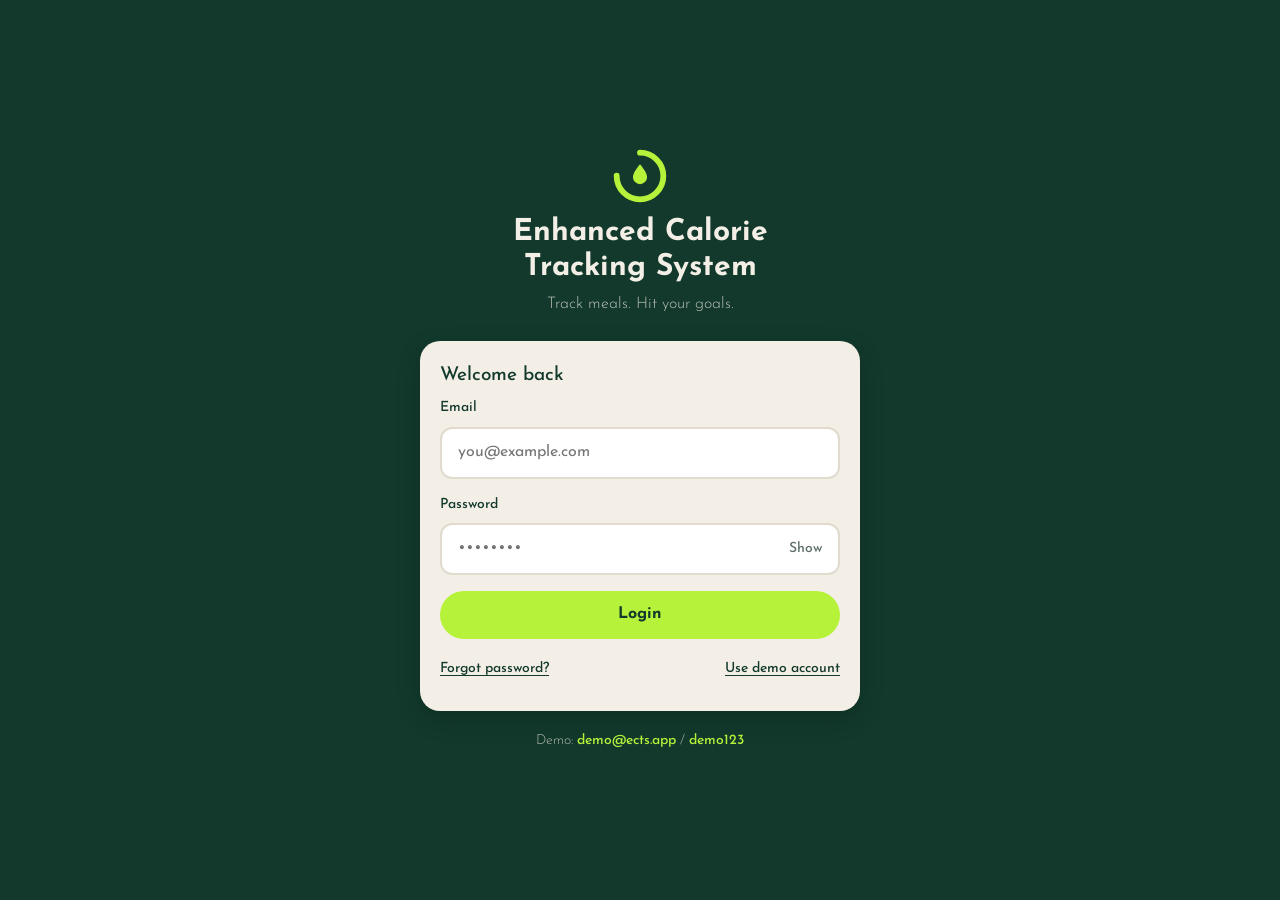
<file: src/index.html>
<!DOCTYPE html>
<!--
  Enhanced Calorie Tracking System (ECTS)
  SWE 401 — Phase 5 Implementation Prototype

  Single-page application. All screens live in this file as <section>
  elements; app.js renders their dynamic content and switches between
  them using hash-based routing (#/login, #/dashboard, #/search,
  #/food/<id>, #/history, #/profile).
-->
<html lang="en">
<head>
  <meta charset="UTF-8">
  <meta name="viewport" content="width=device-width, initial-scale=1, viewport-fit=cover">
  <meta name="theme-color" content="#12392C">
  <meta name="description" content="Enhanced Calorie Tracking System — log meals, search foods and track daily calorie goals.">
  <title>Enhanced Calorie Tracking System</title>

  <!-- Typography: Josefin Sans (Light 300, Regular 400, Medium 500, Bold 700).
       If offline, the CSS falls back to the system sans-serif stack. -->
  <link rel="preconnect" href="https://fonts.googleapis.com">
  <link rel="preconnect" href="https://fonts.gstatic.com" crossorigin>
  <link href="https://fonts.googleapis.com/css2?family=Josefin+Sans:wght@300;400;500;600;700&display=swap" rel="stylesheet">

  <link rel="stylesheet" href="styles.css">
</head>
<body>
  <div class="app" id="app">

    <!-- ============================================================
         SCREEN 1 — LOGIN
         ============================================================ -->
    <section class="screen screen--login" id="screen-login" data-screen="login" hidden>
      <div class="login">
        <div class="login__brand">
          <div class="logo" aria-hidden="true">
            <svg viewBox="0 0 48 48" width="56" height="56">
              <circle cx="24" cy="24" r="20" fill="none" stroke="currentColor" stroke-width="5" stroke-dasharray="94 126" stroke-linecap="round" transform="rotate(-90 24 24)"/>
              <path d="M24 14c-4 5-6 8-6 11a6 6 0 0 0 12 0c0-3-2-6-6-11z" fill="currentColor"/>
            </svg>
          </div>
          <h1 class="login__title">Enhanced Calorie<br>Tracking System</h1>
          <p class="login__subtitle">Track meals. Hit your goals.</p>
        </div>

        <form class="card login__card" id="login-form" novalidate>
          <h2 class="section-title">Welcome back</h2>

          <div class="field">
            <label class="field__label" for="login-email">Email</label>
            <input class="input" id="login-email" name="email" type="email" autocomplete="email" placeholder="you@example.com" required>
          </div>

          <div class="field">
            <label class="field__label" for="login-password">Password</label>
            <div class="input-wrap">
              <input class="input" id="login-password" name="password" type="password" autocomplete="current-password" placeholder="••••••••" required>
              <button type="button" class="input-wrap__toggle" data-action="toggle-password" aria-label="Show password">Show</button>
            </div>
          </div>

          <p class="form-error" id="login-error" role="alert" hidden></p>

          <button type="submit" class="btn btn--primary btn--block" id="login-submit">Login</button>

          <div class="login__links">
            <button type="button" class="link" data-action="open-forgot">Forgot password?</button>
            <button type="button" class="link" data-action="fill-demo">Use demo account</button>
          </div>
        </form>

        <p class="login__hint">Demo: <strong>demo@ects.app</strong> / <strong>demo123</strong></p>
      </div>
    </section>

    <!-- Main application shell (visible only when logged in) -->
    <main class="app-main" id="app-main" hidden>

      <!-- ============================================================
           SCREEN 2 — DASHBOARD
           ============================================================ -->
      <section class="screen" id="screen-dashboard" data-screen="dashboard" hidden aria-labelledby="dashboard-title"></section>

      <!-- ============================================================
           SCREEN 3 — SEARCH FOOD
           ============================================================ -->
      <section class="screen" id="screen-search" data-screen="search" hidden aria-labelledby="search-title">
        <header class="page-header">
          <h1 class="page-title" id="search-title">Search Food</h1>
          <p class="page-subtitle">Find a food and add it to your meals</p>
        </header>

        <form class="search-bar" id="search-form" role="search">
          <label for="search-input" class="visually-hidden">Search foods</label>
          <span class="search-bar__icon" aria-hidden="true">
            <svg viewBox="0 0 24 24" width="20" height="20"><circle cx="11" cy="11" r="7" fill="none" stroke="currentColor" stroke-width="2"/><path d="M20 20l-4-4" stroke="currentColor" stroke-width="2" stroke-linecap="round"/></svg>
          </span>
          <input class="search-bar__input" id="search-input" type="search" placeholder="e.g. chicken, rice, apple" autocomplete="off">
          <button class="btn btn--primary search-bar__btn" type="submit" id="search-submit">Search</button>
        </form>

        <div class="chips" id="search-categories" role="tablist" aria-label="Food categories"></div>
        <p class="results-meta" id="search-meta" aria-live="polite"></p>
        <ul class="food-list" id="search-results"></ul>
      </section>

      <!-- ============================================================
           SCREEN 4 — FOOD DETAILS
           ============================================================ -->
      <section class="screen" id="screen-food" data-screen="food" hidden></section>

      <!-- ============================================================
           SCREEN 5 — NUTRITION HISTORY
           ============================================================ -->
      <section class="screen" id="screen-history" data-screen="history" hidden aria-labelledby="history-title"></section>

      <!-- ============================================================
           SCREEN 6 — USER PROFILE
           ============================================================ -->
      <section class="screen" id="screen-profile" data-screen="profile" hidden aria-labelledby="profile-title"></section>

      <!-- ============================================================
           SCREEN 7 — SCAN FOOD (simulated image recognition)
           ============================================================ -->
      <section class="screen" id="screen-scan" data-screen="scan" hidden aria-labelledby="scan-title">
        <header class="page-header">
          <h1 class="page-title" id="scan-title">Scan Food</h1>
          <p class="page-subtitle">Upload a photo of your plate to estimate calories and macros</p>
        </header>
        <!-- Hidden native file picker, opened by the "Upload Food Image" button.
             On phones it offers both "Take Photo" and "Photo Library". -->
        <input type="file" id="scan-file" accept="image/*" hidden>
        <!-- Dynamic content rendered by ScanView in app.js -->
        <div id="scan-content"></div>
      </section>
    </main>

    <!-- ============================================================
         BOTTOM NAVIGATION (consistent across all logged-in screens)
         ============================================================ -->
    <nav class="bottom-nav" id="bottom-nav" aria-label="Main navigation" hidden>
      <a href="#/dashboard" class="bottom-nav__item" data-nav="dashboard" aria-label="Dashboard">
        <svg viewBox="0 0 24 24" width="24" height="24" aria-hidden="true"><path d="M3 11l9-7 9 7v9a1 1 0 0 1-1 1h-5v-6H9v6H4a1 1 0 0 1-1-1z" fill="none" stroke="currentColor" stroke-width="2" stroke-linejoin="round"/></svg>
        <span>Home</span>
      </a>
      <a href="#/search" class="bottom-nav__item" data-nav="search" aria-label="Search food">
        <svg viewBox="0 0 24 24" width="24" height="24" aria-hidden="true"><circle cx="11" cy="11" r="7" fill="none" stroke="currentColor" stroke-width="2"/><path d="M20 20l-4-4" stroke="currentColor" stroke-width="2" stroke-linecap="round"/></svg>
        <span>Search</span>
      </a>
      <!-- Scan Food: primary meal-logging action (centre button) -->
      <a href="#/scan" class="bottom-nav__item bottom-nav__item--add" data-nav="scan" aria-label="Scan food">
        <span class="bottom-nav__add">
          <svg viewBox="0 0 24 24" width="26" height="26" aria-hidden="true">
            <path d="M4 8V6a2 2 0 0 1 2-2h2M16 4h2a2 2 0 0 1 2 2v2M20 16v2a2 2 0 0 1-2 2h-2M8 20H6a2 2 0 0 1-2-2v-2" fill="none" stroke="currentColor" stroke-width="2.2" stroke-linecap="round"/>
            <circle cx="12" cy="12" r="3.5" fill="none" stroke="currentColor" stroke-width="2.2"/>
          </svg>
        </span>
        <span class="bottom-nav__add-label">Scan</span>
      </a>
      <a href="#/history" class="bottom-nav__item" data-nav="history" aria-label="Nutrition history">
        <svg viewBox="0 0 24 24" width="24" height="24" aria-hidden="true"><path d="M4 20V10M10 20V4M16 20v-7M22 20H2" fill="none" stroke="currentColor" stroke-width="2" stroke-linecap="round"/></svg>
        <span>History</span>
      </a>
      <a href="#/profile" class="bottom-nav__item" data-nav="profile" aria-label="Profile">
        <svg viewBox="0 0 24 24" width="24" height="24" aria-hidden="true"><circle cx="12" cy="8" r="4" fill="none" stroke="currentColor" stroke-width="2"/><path d="M4 21c0-4 4-6 8-6s8 2 8 6" fill="none" stroke="currentColor" stroke-width="2" stroke-linecap="round"/></svg>
        <span>Profile</span>
      </a>
    </nav>

    <!-- Forgot-password modal (simulated reset flow) -->
    <div class="modal" id="forgot-modal" role="dialog" aria-modal="true" aria-labelledby="forgot-title" hidden>
      <div class="modal__backdrop" data-action="close-forgot"></div>
      <form class="modal__panel card" id="forgot-form" novalidate>
        <h2 class="section-title" id="forgot-title">Reset password</h2>
        <p class="muted">Enter your account email and we'll send you a reset link.</p>
        <div class="field">
          <label class="field__label" for="forgot-email">Email</label>
          <input class="input" id="forgot-email" type="email" placeholder="you@example.com" required>
        </div>
        <p class="form-error" id="forgot-error" role="alert" hidden></p>
        <p class="form-success" id="forgot-success" role="status" hidden></p>
        <div class="modal__actions">
          <button type="button" class="btn btn--ghost" data-action="close-forgot">Cancel</button>
          <button type="submit" class="btn btn--primary">Send link</button>
        </div>
      </form>
    </div>

    <!-- Toast notifications -->
    <div class="toast" id="toast" role="status" aria-live="polite" hidden></div>
  </div>

  <script src="app.js"></script>
</body>
</html>
</file>
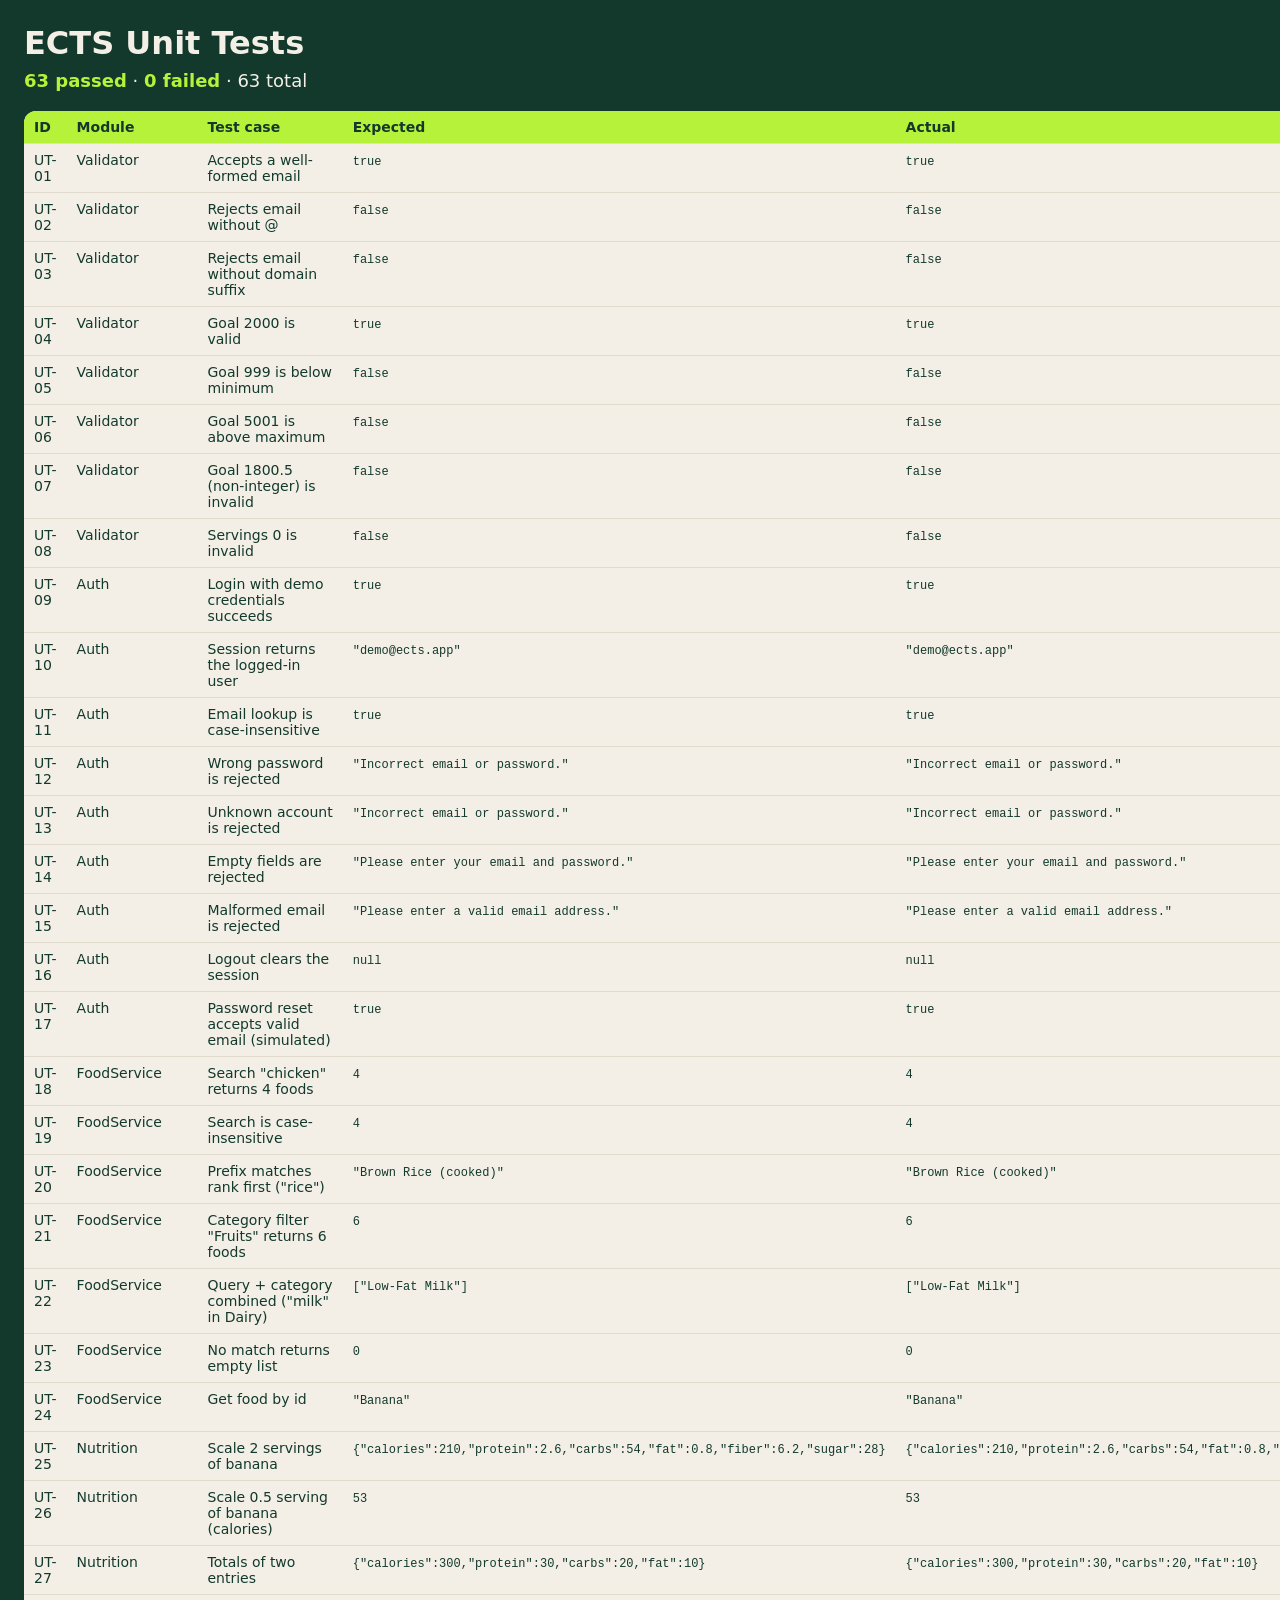
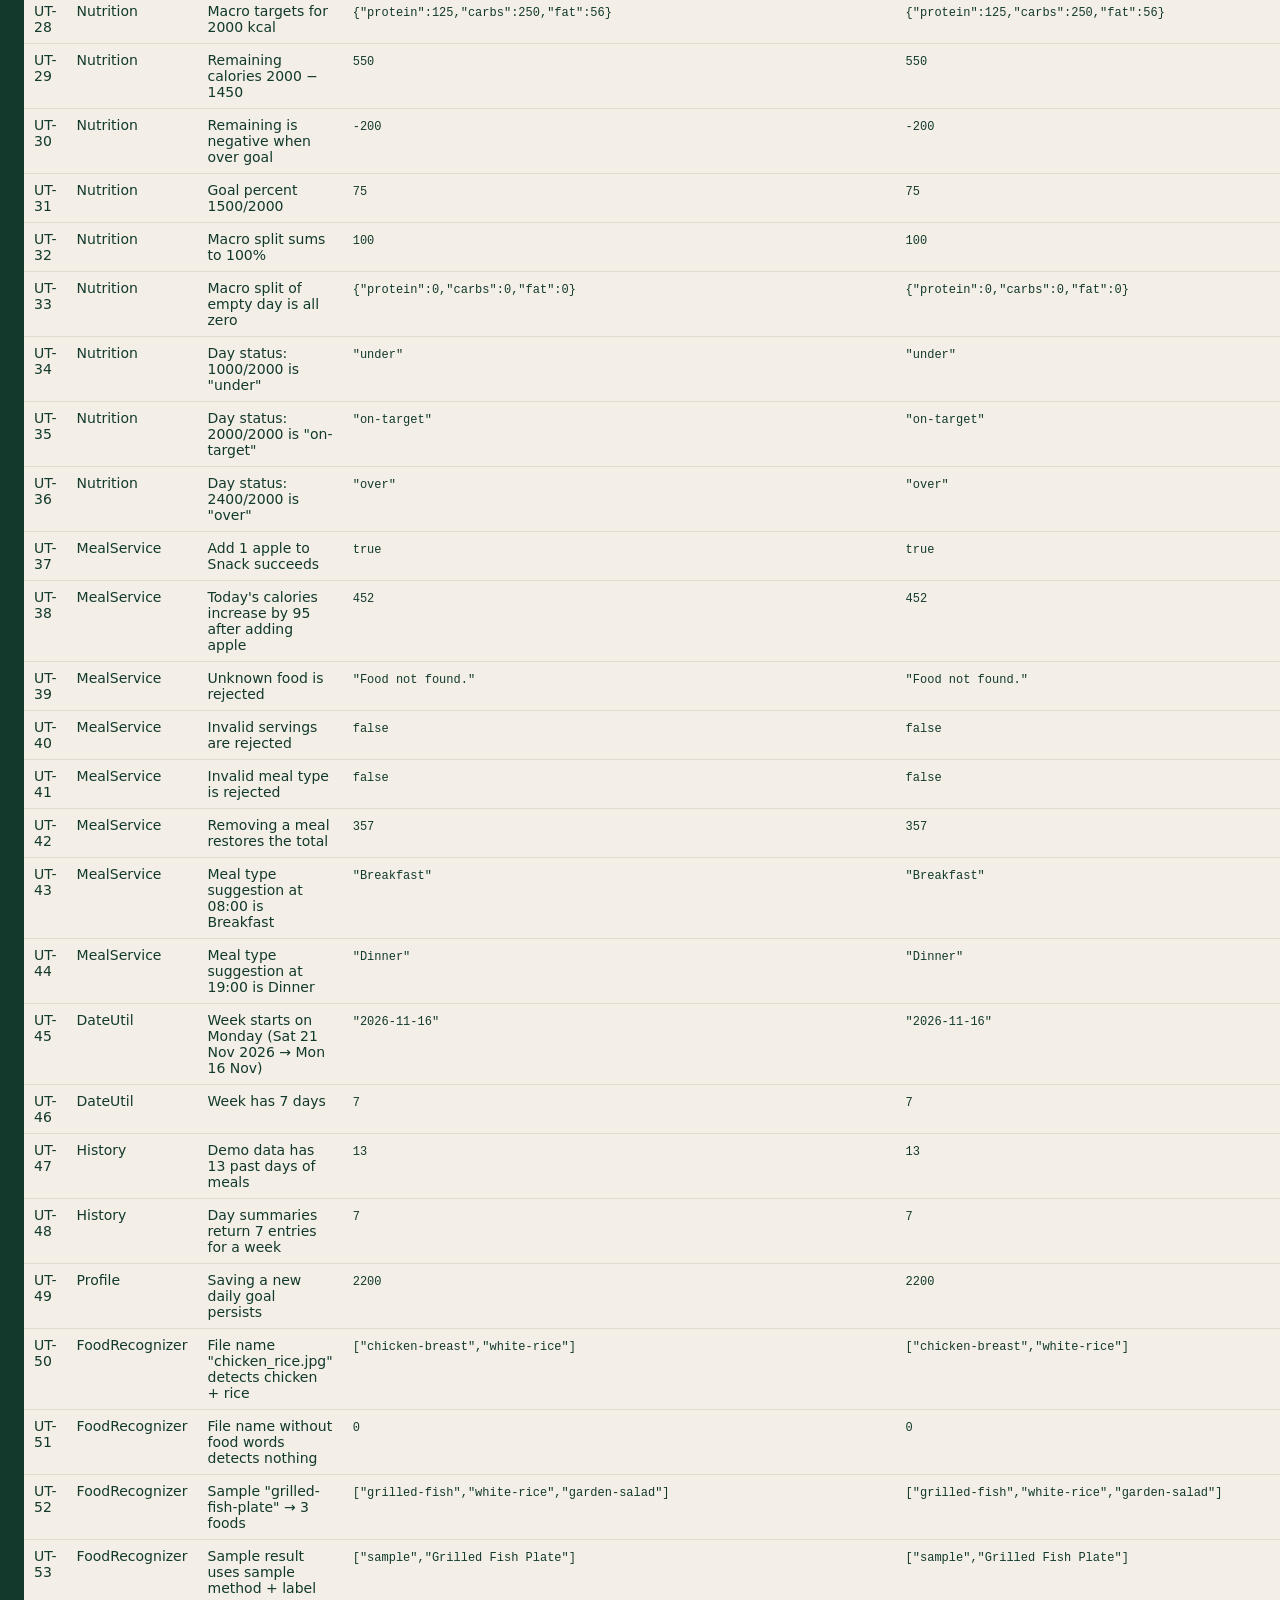
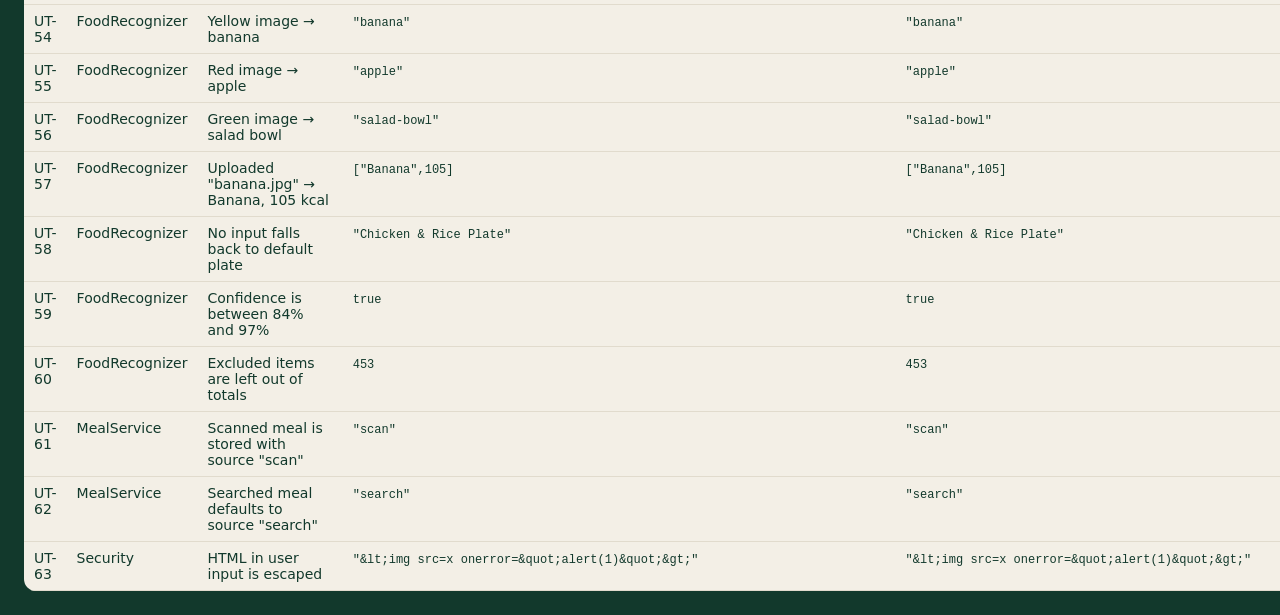
<file: tests/test-runner.html>
<!DOCTYPE html>
<!--
  ECTS — Automated unit test runner
  Open this file in a browser (or serve the project folder) to run the
  test suite against the business logic in ../app.js.
  Tests use a separate storage prefix so they never touch real app data.
-->
<html lang="en">
<head>
  <meta charset="UTF-8">
  <meta name="viewport" content="width=device-width, initial-scale=1">
  <title>ECTS · Unit Tests</title>
  <style>
    body { font-family: system-ui, sans-serif; background: #12392C; color: #F3EFE6; margin: 0; padding: 24px; }
    h1 { margin: 0 0 4px; }
    .summary { margin: 8px 0 20px; font-size: 18px; }
    .summary b.pass { color: #B6F23A; } .summary b.fail { color: #ff8a7a; }
    table { width: 100%; border-collapse: collapse; background: #F3EFE6; color: #12392C; border-radius: 12px; overflow: hidden; font-size: 14px; }
    th, td { padding: 8px 10px; text-align: left; border-bottom: 1px solid #e1dbcd; vertical-align: top; }
    th { background: #B6F23A; }
    td.pass { color: #2c7a14; font-weight: 700; } td.fail { color: #b3261e; font-weight: 700; }
    code { font-size: 12px; }
  </style>
  <script>window.ECTS_STORAGE_PREFIX = 'ects.test.';</script>
   <script src="../src/app.js"></script>
</head>
<body>
  <h1>ECTS Unit Tests</h1>
  <p class="summary" id="summary">Running…</p>
  <table>
    <thead><tr><th>ID</th><th>Module</th><th>Test case</th><th>Expected</th><th>Actual</th><th>Result</th></tr></thead>
    <tbody id="results"></tbody>
  </table>

  <script>
    (function () {
      'use strict';
      const { Validator, Auth, Storage, FoodService, Nutrition, MealService, MealRepository,
              UserRepository, DateUtil, seedDemoData, escapeHtml, CONFIG, FoodRecognizer } = window.ECTS;

      const results = [];
      let counter = 0;

      /** Register and run a test. `fn` returns the actual value. */
      function test(module, name, expected, fn) {
        counter += 1;
        const id = `UT-${String(counter).padStart(2, '0')}`;
        let actual;
        try { actual = fn(); } catch (e) { actual = `Error: ${e.message}`; }
        const pass = JSON.stringify(actual) === JSON.stringify(expected);
        results.push({ id, module, name, expected, actual, pass });
      }

      // Fresh, isolated data for every run
      Storage.clearAll();
      seedDemoData();
      const demo = UserRepository.findByEmail(CONFIG.DEMO_ACCOUNT.email);

      /* ---- Validation ---- */
      test('Validator', 'Accepts a well-formed email', true, () => Validator.isEmail('user@uni.ac.ae'));
      test('Validator', 'Rejects email without @', false, () => Validator.isEmail('user.uni.ac.ae'));
      test('Validator', 'Rejects email without domain suffix', false, () => Validator.isEmail('user@uni'));
      test('Validator', 'Goal 2000 is valid', true, () => Validator.isValidGoal(2000));
      test('Validator', 'Goal 999 is below minimum', false, () => Validator.isValidGoal(999));
      test('Validator', 'Goal 5001 is above maximum', false, () => Validator.isValidGoal(5001));
      test('Validator', 'Goal 1800.5 (non-integer) is invalid', false, () => Validator.isValidGoal(1800.5));
      test('Validator', 'Servings 0 is invalid', false, () => Validator.isValidServings(0));

      /* ---- Authentication ---- */
      test('Auth', 'Login with demo credentials succeeds', true, () => Auth.login('demo@ects.app', 'demo123').ok);
      test('Auth', 'Session returns the logged-in user', 'demo@ects.app', () => Auth.currentUser().email);
      test('Auth', 'Email lookup is case-insensitive', true, () => Auth.login('DEMO@ects.app', 'demo123').ok);
      test('Auth', 'Wrong password is rejected', 'Incorrect email or password.', () => Auth.login('demo@ects.app', 'wrong').error);
      test('Auth', 'Unknown account is rejected', 'Incorrect email or password.', () => Auth.login('nobody@ects.app', 'demo123').error);
      test('Auth', 'Empty fields are rejected', 'Please enter your email and password.', () => Auth.login('', '').error);
      test('Auth', 'Malformed email is rejected', 'Please enter a valid email address.', () => Auth.login('demo', 'demo123').error);
      test('Auth', 'Logout clears the session', null, () => { Auth.logout(); return Auth.currentUser(); });
      test('Auth', 'Password reset accepts valid email (simulated)', true, () => Auth.requestPasswordReset('demo@ects.app').ok);

      /* ---- Food search ---- */
      test('FoodService', 'Search "chicken" returns 4 foods', 4, () => FoodService.search('chicken').length);
      test('FoodService', 'Search is case-insensitive', 4, () => FoodService.search('CHICKEN').length);
      test('FoodService', 'Prefix matches rank first ("rice")', 'Brown Rice (cooked)', () => FoodService.search('rice')[0].name);
      test('FoodService', 'Category filter "Fruits" returns 6 foods', 6, () => FoodService.search('', 'Fruits').length);
      test('FoodService', 'Query + category combined ("milk" in Dairy)', ['Low-Fat Milk'], () => FoodService.search('milk', 'Dairy').map(f => f.name));
      test('FoodService', 'No match returns empty list', 0, () => FoodService.search('xyz123').length);
      test('FoodService', 'Get food by id', 'Banana', () => FoodService.getById('banana').name);

      /* ---- Nutrition calculations ---- */
      const banana = FoodService.getById('banana');
      test('Nutrition', 'Scale 2 servings of banana', { calories: 210, protein: 2.6, carbs: 54, fat: 0.8, fiber: 6.2, sugar: 28 }, () => Nutrition.scale(banana, 2));
      test('Nutrition', 'Scale 0.5 serving of banana (calories)', 53, () => Nutrition.scale(banana, 0.5).calories);
      test('Nutrition', 'Totals of two entries', { calories: 300, protein: 30, carbs: 20, fat: 10 },
        () => Nutrition.totals([{ calories: 100, protein: 10, carbs: 5, fat: 4 }, { calories: 200, protein: 20, carbs: 15, fat: 6 }]));
      test('Nutrition', 'Macro targets for 2000 kcal', { protein: 125, carbs: 250, fat: 56 }, () => Nutrition.macroTargets(2000));
      test('Nutrition', 'Remaining calories 2000 − 1450', 550, () => Nutrition.remaining(2000, 1450));
      test('Nutrition', 'Remaining is negative when over goal', -200, () => Nutrition.remaining(2000, 2200));
      test('Nutrition', 'Goal percent 1500/2000', 75, () => Nutrition.percent(1500, 2000));
      test('Nutrition', 'Macro split sums to 100%', 100, () => { const s = Nutrition.macroSplit({ protein: 31, carbs: 45, fat: 9 }); return s.protein + s.carbs + s.fat; });
      test('Nutrition', 'Macro split of empty day is all zero', { protein: 0, carbs: 0, fat: 0 }, () => Nutrition.macroSplit({ protein: 0, carbs: 0, fat: 0 }));
      test('Nutrition', 'Day status: 1000/2000 is "under"', 'under', () => Nutrition.dayStatus(1000, 2000));
      test('Nutrition', 'Day status: 2000/2000 is "on-target"', 'on-target', () => Nutrition.dayStatus(2000, 2000));
      test('Nutrition', 'Day status: 2400/2000 is "over"', 'over', () => Nutrition.dayStatus(2400, 2000));

      /* ---- Meal logging ---- */
      const today = DateUtil.todayKey();
      const before = MealService.dayTotals(demo.id, today).calories;
      test('MealService', 'Add 1 apple to Snack succeeds', true,
        () => MealService.addMeal({ userId: demo.id, foodId: 'apple', servings: 1, mealType: 'Snack' }).ok);
      test('MealService', "Today's calories increase by 95 after adding apple", before + 95,
        () => MealService.dayTotals(demo.id, today).calories);
      test('MealService', 'Unknown food is rejected', 'Food not found.',
        () => MealService.addMeal({ userId: demo.id, foodId: 'pizza-xl', servings: 1, mealType: 'Lunch' }).error);
      test('MealService', 'Invalid servings are rejected', false,
        () => MealService.addMeal({ userId: demo.id, foodId: 'apple', servings: 0, mealType: 'Lunch' }).ok);
      test('MealService', 'Invalid meal type is rejected', false,
        () => MealService.addMeal({ userId: demo.id, foodId: 'apple', servings: 1, mealType: 'Brunch' }).ok);
      test('MealService', 'Removing a meal restores the total', before, () => {
        const apple = MealRepository.forDate(demo.id, today).find(m => m.foodId === 'apple' && m.mealType === 'Snack');
        MealService.removeMeal(apple.id);
        return MealService.dayTotals(demo.id, today).calories;
      });
      test('MealService', 'Meal type suggestion at 08:00 is Breakfast', 'Breakfast', () => MealService.suggestMealType(new Date(2026, 10, 21, 8)));
      test('MealService', 'Meal type suggestion at 19:00 is Dinner', 'Dinner', () => MealService.suggestMealType(new Date(2026, 10, 21, 19)));

      /* ---- History / dates ---- */
      test('DateUtil', 'Week starts on Monday (Sat 21 Nov 2026 → Mon 16 Nov)', '2026-11-16',
        () => DateUtil.toKey(DateUtil.startOfWeek(new Date(2026, 10, 21))));
      test('DateUtil', 'Week has 7 days', 7, () => DateUtil.weekDates(0).length);
      test('History', 'Demo data has 13 past days of meals', 13, () => {
        const keys = new Set(MealRepository.forUser(demo.id).map(m => m.date).filter(k => k < today));
        return keys.size;
      });
      test('History', 'Day summaries return 7 entries for a week', 7, () => MealService.daySummaries(demo.id, DateUtil.weekDates(-1), 2000).length);

      /* ---- Profile ---- */
      test('Profile', 'Saving a new daily goal persists', 2200, () => {
        UserRepository.save({ ...demo, dailyGoal: 2200 });
        return UserRepository.findById(demo.id).dailyGoal;
      });

      /* ---- Scan Food (simulated recognition) ---- */
      test('FoodRecognizer', 'File name "chicken_rice.jpg" detects chicken + rice', ['chicken-breast', 'white-rice'],
        () => FoodRecognizer.fromFileName('chicken_rice.jpg').map(f => f.foodId));
      test('FoodRecognizer', 'File name without food words detects nothing', 0, () => FoodRecognizer.fromFileName('IMG_0042.png').length);
      test('FoodRecognizer', 'Sample "grilled-fish-plate" → 3 foods', ['grilled-fish', 'white-rice', 'garden-salad'],
        () => FoodRecognizer.analyze({ sampleId: 'grilled-fish-plate' }).items.map(i => i.foodId));
      test('FoodRecognizer', 'Sample result uses sample method + label', ['sample', 'Grilled Fish Plate'],
        () => { const r = FoodRecognizer.analyze({ sampleId: 'grilled-fish-plate' }); return [r.method, r.label]; });
      test('FoodRecognizer', 'Yellow image → banana', 'banana', () => FoodRecognizer.classifyColor({ r: 235, g: 205, b: 60 }));
      test('FoodRecognizer', 'Red image → apple', 'apple', () => FoodRecognizer.classifyColor({ r: 200, g: 40, b: 40 }));
      test('FoodRecognizer', 'Green image → salad bowl', 'salad-bowl', () => FoodRecognizer.classifyColor({ r: 80, g: 170, b: 70 }));
      test('FoodRecognizer', 'Uploaded "banana.jpg" → Banana, 105 kcal', ['Banana', 105], () => {
        const r = FoodRecognizer.analyze({ fileName: 'banana.jpg' });
        return [r.label, FoodRecognizer.totals(r.items).calories];
      });
      test('FoodRecognizer', 'No input falls back to default plate', 'Chicken & Rice Plate', () => FoodRecognizer.analyze({}).label);
      test('FoodRecognizer', 'Confidence is between 84% and 97%', true,
        () => FoodRecognizer.analyze({ sampleId: 'chicken-rice-plate' }).items.every(i => i.confidence >= 84 && i.confidence <= 97));
      test('FoodRecognizer', 'Excluded items are left out of totals', 453, () => {
        const r = FoodRecognizer.analyze({ sampleId: 'chicken-rice-plate' });
        r.items[2].included = false; // drop the salad
        return FoodRecognizer.totals(r.items).calories;
      });
      test('MealService', 'Scanned meal is stored with source "scan"', 'scan',
        () => MealService.addMeal({ userId: demo.id, foodId: 'pasta', servings: 1.5, mealType: 'Dinner', source: 'scan' }).entry.source);
      test('MealService', 'Searched meal defaults to source "search"', 'search',
        () => MealService.addMeal({ userId: demo.id, foodId: 'apple', servings: 1, mealType: 'Snack' }).entry.source);

      /* ---- Security ---- */
      test('Security', 'HTML in user input is escaped', '&lt;img src=x onerror=&quot;alert(1)&quot;&gt;', () => escapeHtml('<img src=x onerror="alert(1)">'));

      // Clean up test storage
      Storage.clearAll();

      /* ---- Render results ---- */
      const passed = results.filter(r => r.pass).length;
      const failed = results.length - passed;
      document.getElementById('summary').innerHTML =
        `<b class="pass">${passed} passed</b> · <b class="${failed ? 'fail' : 'pass'}">${failed} failed</b> · ${results.length} total`;
      document.getElementById('results').innerHTML = results.map(r => `
        <tr>
          <td>${r.id}</td><td>${r.module}</td><td>${escapeHtml(r.name)}</td>
          <td><code>${escapeHtml(JSON.stringify(r.expected))}</code></td>
          <td><code>${escapeHtml(JSON.stringify(r.actual))}</code></td>
          <td class="${r.pass ? 'pass' : 'fail'}">${r.pass ? 'PASS' : 'FAIL'}</td>
        </tr>`).join('');

      // Expose for headless runners
      window.__ECTS_TEST_RESULTS__ = { passed, failed, total: results.length, results };
    })();
  </script>
</body>
</html>
</file>
<file: src/styles.css>
/* ==========================================================================
   Enhanced Calorie Tracking System — Stylesheet
   --------------------------------------------------------------------------
   Mobile-first. Base styles target phones (≤480px); media queries at the
   bottom progressively enhance tablet and desktop layouts.

   Contents
     1. Design tokens (colors, type, spacing, radii)
     2. Reset & base
     3. Layout shell (app, screens, bottom nav)
     4. Components (cards, buttons, inputs, chips, progress, rings, lists)
     5. Screen-specific styles (login, dashboard, search, food, history, profile)
     6. Feedback (toast, modal, empty states)
     7. Responsive breakpoints
   ========================================================================== */

/* 1. Design tokens ======================================================== */
:root {
  /* Brand palette (from project spec) */
  --color-bg: #12392C;          /* Primary background */
  --color-card: #F3EFE6;        /* Primary text on dark + card surfaces */
  --color-accent: #B6F23A;      /* Buttons & highlights */

  /* Supporting shades derived from the palette */
  --color-bg-deep: #0C2A20;
  --color-bg-soft: #1B4A3A;
  --color-ink: #12392C;         /* Text on light cards */
  --color-ink-muted: #5C6F66;
  --color-card-line: #E1DBCD;
  --color-track: #E3DED2;       /* Empty progress track on cards */
  --color-accent-ink: #12392C;  /* Text on lime buttons */
  --color-danger: #E0533D;
  --color-warning: #F2A93B;

  /* Macro colors (match reference design: blue / yellow / pink / green) */
  --macro-protein: #3D8BFD;
  --macro-carbs: #F7C531;
  --macro-fat: #F2467E;
  --macro-fiber: #7ACC48;

  /* Typography */
  --font: 'Josefin Sans', system-ui, -apple-system, 'Segoe UI', Roboto, sans-serif;
  --fw-light: 300;
  --fw-regular: 400;
  --fw-medium: 500;
  --fw-bold: 700;

  /* Spacing & shape */
  --space-1: 4px;
  --space-2: 8px;
  --space-3: 12px;
  --space-4: 16px;
  --space-5: 20px;
  --space-6: 24px;
  --space-8: 32px;
  --radius-sm: 12px;
  --radius: 20px;
  --radius-lg: 28px;
  --radius-pill: 999px;
  --shadow: 0 8px 24px rgba(0, 0, 0, 0.18);

  --nav-height: 72px;
  --tap: 48px; /* minimum touch target */
}

/* 2. Reset & base ========================================================= */
*, *::before, *::after { box-sizing: border-box; }

html { -webkit-text-size-adjust: 100%; }

body {
  margin: 0;
  min-height: 100vh;
  background: var(--color-bg);
  color: var(--color-card);
  font-family: var(--font);
  font-weight: var(--fw-light);   /* Body text: Josefin Sans Light */
  font-size: 16px;
  line-height: 1.45;
  -webkit-font-smoothing: antialiased;
}

h1, h2, h3, h4 { margin: 0; line-height: 1.15; }
h1 { font-weight: var(--fw-bold); }      /* Headings: Bold */
p { margin: 0; }
ul { margin: 0; padding: 0; list-style: none; }
button, input, select { font: inherit; color: inherit; }
button { cursor: pointer; }
a { color: inherit; }
[hidden] { display: none !important; }

:focus-visible {
  outline: 3px solid var(--color-accent);
  outline-offset: 2px;
}

.visually-hidden {
  position: absolute !important;
  width: 1px; height: 1px;
  overflow: hidden; clip: rect(0 0 0 0);
  white-space: nowrap;
}

.muted { color: var(--color-ink-muted); }

/* 3. Layout shell ========================================================= */
.app {
  position: relative;
  max-width: 480px;
  min-height: 100vh;
  margin: 0 auto;
}

.app-main {
  padding: var(--space-5) var(--space-4) calc(var(--nav-height) + var(--space-8));
}

.screen { animation: screen-in 0.25s ease; }

@keyframes screen-in {
  from { opacity: 0; transform: translateY(6px); }
  to   { opacity: 1; transform: none; }
}

.page-header { margin-bottom: var(--space-5); }

.page-header--row {
  display: flex;
  align-items: center;
  justify-content: space-between;
  gap: var(--space-3);
}

.page-title {
  font-size: 30px;
  font-weight: var(--fw-bold);
  letter-spacing: -0.01em;
}

.page-subtitle {
  margin-top: var(--space-1);
  color: rgba(243, 239, 230, 0.7);
}

.section-title {
  font-size: 19px;
  font-weight: var(--fw-medium);  /* Section titles: Medium */
  margin-bottom: var(--space-3);
}

/* Bottom navigation ------------------------------------------------------- */
.bottom-nav {
  position: fixed;
  left: 50%;
  bottom: 0;
  transform: translateX(-50%);
  width: 100%;
  max-width: 480px;
  height: calc(var(--nav-height) + env(safe-area-inset-bottom));
  padding: 0 var(--space-2) env(safe-area-inset-bottom);
  display: grid;
  grid-template-columns: repeat(5, 1fr);
  align-items: center;
  background: var(--color-card);
  color: var(--color-ink-muted);
  border-radius: var(--radius-lg) var(--radius-lg) 0 0;
  box-shadow: 0 -6px 24px rgba(0, 0, 0, 0.25);
  z-index: 50;
}

.bottom-nav__item {
  display: flex;
  flex-direction: column;
  align-items: center;
  justify-content: center;
  gap: 2px;
  min-height: var(--tap);
  font-size: 11px;
  font-weight: var(--fw-medium);
  text-decoration: none;
  border-radius: var(--radius-sm);
  transition: color 0.2s;
}

.bottom-nav__item.is-active { color: var(--color-ink); }
.bottom-nav__item.is-active svg { stroke-width: 2.5; }
.bottom-nav__item.is-active::after {
  content: '';
  width: 6px; height: 6px;
  margin-top: 1px;
  border-radius: 50%;
  background: var(--color-accent);
  box-shadow: 0 0 0 1px var(--color-ink);
}
.bottom-nav__item.is-active > span:not(.bottom-nav__add):not(.bottom-nav__add-label) { display: none; }

.bottom-nav__add {
  display: grid;
  place-items: center;
  width: 56px; height: 56px;
  margin-top: -28px;
  border-radius: 50%;
  background: var(--color-accent);
  color: var(--color-accent-ink);
  box-shadow: 0 6px 16px rgba(182, 242, 58, 0.45), 0 0 0 6px var(--color-bg);
  transition: transform 0.15s;
}
.bottom-nav__item--add:active .bottom-nav__add { transform: scale(0.94); }

/* Scan Food centre button: always-visible label, no active dot */
.bottom-nav__add-label { margin-top: 2px; font-size: 11px; }
.bottom-nav__item--add.is-active { color: var(--color-ink); }
.bottom-nav__item--add.is-active::after { display: none; }
.bottom-nav__item--add.is-active .bottom-nav__add {
  box-shadow: 0 6px 16px rgba(182, 242, 58, 0.45), 0 0 0 6px var(--color-bg), 0 0 0 8px var(--color-accent);
}

/* 4. Components =========================================================== */

/* Cards */
.card {
  background: var(--color-card);
  color: var(--color-ink);
  border-radius: var(--radius);
  padding: var(--space-5);
  box-shadow: var(--shadow);
}

.card + .card,
.stack > * + *,
.col + .col { margin-top: var(--space-4); }

.card__header {
  display: flex;
  justify-content: space-between;
  align-items: baseline;
  gap: var(--space-2);
  margin-bottom: var(--space-3);
}
.card__header .section-title { margin: 0; }

.card__meta {
  font-size: 13px;
  color: var(--color-ink-muted);
  font-weight: var(--fw-regular);
}

/* Buttons */
.btn {
  display: inline-flex;
  align-items: center;
  justify-content: center;
  gap: var(--space-2);
  min-height: var(--tap);
  padding: 0 var(--space-6);
  border: 2px solid transparent;
  border-radius: var(--radius-pill);
  font-weight: var(--fw-bold);
  font-size: 16px;
  letter-spacing: 0.01em;
  transition: transform 0.12s, filter 0.2s, background 0.2s;
}
.btn:active { transform: scale(0.97); }
.btn:disabled { opacity: 0.5; cursor: not-allowed; }

.btn--primary { background: var(--color-accent); color: var(--color-accent-ink); }
.btn--primary:hover { filter: brightness(1.05); }

.btn--ghost { background: transparent; border-color: var(--color-ink); color: var(--color-ink); }
.btn--outline-light { background: transparent; border-color: var(--color-card); color: var(--color-card); }
.btn--danger { background: transparent; border-color: var(--color-danger); color: var(--color-danger); }
.btn--block { width: 100%; }
.btn--lg { min-height: 56px; font-size: 18px; }

.icon-btn {
  display: inline-grid;
  place-items: center;
  width: 44px; height: 44px;
  border: none;
  border-radius: 50%;
  background: rgba(243, 239, 230, 0.12);
  color: var(--color-card);
}
.card .icon-btn { background: var(--color-track); color: var(--color-ink); }

.link {
  background: none;
  border: none;
  padding: var(--space-2) 0;
  color: var(--color-ink);
  font-weight: var(--fw-medium);
  text-decoration: underline;
  text-underline-offset: 3px;
}

/* Form fields */
.field { margin-bottom: var(--space-4); }

.field__label {
  display: block;
  margin-bottom: var(--space-2);
  font-size: 14px;
  font-weight: var(--fw-medium);
}

.field__hint { margin-top: var(--space-1); font-size: 13px; color: var(--color-ink-muted); }

.input,
.select {
  width: 100%;
  min-height: 52px;
  padding: 0 var(--space-4);
  border: 2px solid var(--color-card-line);
  border-radius: var(--radius-sm);
  background: #fff;
  color: var(--color-ink);
  font-weight: var(--fw-regular);
  transition: border-color 0.2s;
}
.input:focus, .select:focus { outline: none; border-color: var(--color-bg); }
.input.is-invalid { border-color: var(--color-danger); }

.select {
  appearance: none;
  background-image: url("data:image/svg+xml,%3Csvg xmlns='http://www.w3.org/2000/svg' width='14' height='14' viewBox='0 0 24 24'%3E%3Cpath d='M6 9l6 6 6-6' fill='none' stroke='%2312392C' stroke-width='2.5' stroke-linecap='round'/%3E%3C/svg%3E");
  background-repeat: no-repeat;
  background-position: right 16px center;
  padding-right: 44px;
}

.input-wrap { position: relative; }
.input-wrap .input { padding-right: 72px; }
.input-wrap__toggle {
  position: absolute;
  right: 6px; top: 50%;
  transform: translateY(-50%);
  min-height: 40px;
  padding: 0 var(--space-3);
  border: none;
  background: none;
  font-size: 14px;
  font-weight: var(--fw-medium);
  color: var(--color-ink-muted);
}

.form-error {
  margin: 0 0 var(--space-4);
  padding: var(--space-3) var(--space-4);
  border-radius: var(--radius-sm);
  background: rgba(224, 83, 61, 0.12);
  color: #A3301D;
  font-size: 14px;
  font-weight: var(--fw-regular);
}

.form-success {
  margin: 0 0 var(--space-4);
  padding: var(--space-3) var(--space-4);
  border-radius: var(--radius-sm);
  background: rgba(182, 242, 58, 0.35);
  color: var(--color-ink);
  font-size: 14px;
  font-weight: var(--fw-regular);
}

/* Chips (category filter, presets, segmented controls) */
.chips {
  display: flex;
  gap: var(--space-2);
  overflow-x: auto;
  padding: var(--space-1) 0 var(--space-3);
  margin: 0 calc(var(--space-4) * -1);
  padding-left: var(--space-4);
  padding-right: var(--space-4);
  scrollbar-width: none;
}
.chips::-webkit-scrollbar { display: none; }

.chip {
  flex: none;
  min-height: 40px;
  padding: 0 var(--space-4);
  border: 2px solid rgba(243, 239, 230, 0.35);
  border-radius: var(--radius-pill);
  background: transparent;
  color: var(--color-card);
  font-size: 14px;
  font-weight: var(--fw-medium);
  white-space: nowrap;
}
.chip.is-active { background: var(--color-accent); border-color: var(--color-accent); color: var(--color-accent-ink); }

.card .chip { border-color: var(--color-card-line); color: var(--color-ink); }
.card .chip.is-active { border-color: var(--color-accent); }

.segmented {
  display: grid;
  grid-template-columns: repeat(4, 1fr);
  gap: var(--space-1);
  padding: var(--space-1);
  border-radius: var(--radius-pill);
  background: var(--color-track);
}
.segmented__btn {
  min-height: 42px;
  border: none;
  border-radius: var(--radius-pill);
  background: transparent;
  color: var(--color-ink);
  font-size: 13px;
  font-weight: var(--fw-medium);
}
.segmented__btn.is-active { background: var(--color-bg); color: var(--color-accent); }

/* Progress bars */
.progress {
  height: 14px;
  border-radius: var(--radius-pill);
  background: var(--color-track);
  overflow: hidden;
}
.progress__bar {
  height: 100%;
  width: 0;
  border-radius: inherit;
  background: var(--color-accent);
  transition: width 0.6s cubic-bezier(.2, .8, .2, 1);
}
.progress--thin { height: 10px; }
.progress--over .progress__bar { background: var(--color-danger); }

/* Lime bar on a beige track has low contrast: add an inner outline */
.progress__bar--lime { box-shadow: inset 0 0 0 1px rgba(18, 57, 44, 0.15); }

.progress-row { margin-top: var(--space-3); }
.progress-row__label {
  display: flex;
  justify-content: space-between;
  margin-bottom: 6px;
  font-size: 14px;
  font-weight: var(--fw-medium);
}
.progress-row__label span:last-child { font-weight: var(--fw-regular); color: var(--color-ink-muted); }

/* Rings (SVG circular progress) */
.ring { display: block; }
.ring__track { stroke: var(--color-track); }
.ring__value { transition: stroke-dashoffset 0.8s cubic-bezier(.2, .8, .2, 1); }

/* Dot used in legends */
.dot {
  display: inline-block;
  width: 10px; height: 10px;
  border-radius: 50%;
  flex: none;
}

/* Badges */
.badge {
  display: inline-flex;
  align-items: center;
  min-height: 26px;
  padding: 0 10px;
  border-radius: var(--radius-pill);
  background: var(--color-accent);
  color: var(--color-accent-ink);
  font-size: 13px;
  font-weight: var(--fw-bold);
  white-space: nowrap;
}
.badge--soft { background: var(--color-track); }
.badge--under { background: #DCEBFF; color: #1A4E99; }
.badge--on-target { background: var(--color-accent); }
.badge--over { background: #FBDAD4; color: #A3301D; }
.badge--none { background: var(--color-track); color: var(--color-ink-muted); }

/* 5. Screens ============================================================== */

/* Login ------------------------------------------------------------------- */
.screen--login {
  min-height: 100vh;
  display: flex;
  align-items: center;
  padding: var(--space-6) var(--space-4);
}
.login { width: 100%; }
.login__brand { text-align: center; margin-bottom: var(--space-6); }
.logo { display: inline-grid; place-items: center; color: var(--color-accent); margin-bottom: var(--space-3); }
.login__title { font-size: 30px; font-weight: var(--fw-bold); }
.login__subtitle { margin-top: var(--space-2); color: rgba(243, 239, 230, 0.75); }
.login__card { padding: var(--space-6) var(--space-5); }
.login__links {
  display: flex;
  justify-content: space-between;
  margin-top: var(--space-3);
  font-size: 14px;
}
.login__hint {
  margin-top: var(--space-5);
  text-align: center;
  font-size: 14px;
  color: rgba(243, 239, 230, 0.7);
}
.login__hint strong { color: var(--color-accent); font-weight: var(--fw-medium); }

/* Dashboard --------------------------------------------------------------- */
.greeting__date {
  font-size: 14px;
  color: rgba(243, 239, 230, 0.7);
  font-weight: var(--fw-regular);
  text-transform: uppercase;
  letter-spacing: 0.08em;
}
.avatar {
  display: grid;
  place-items: center;
  width: 48px; height: 48px;
  flex: none;
  border-radius: 50%;
  background: var(--color-accent);
  color: var(--color-accent-ink);
  font-weight: var(--fw-bold);
  text-decoration: none;
}
.avatar--lg { width: 88px; height: 88px; font-size: 32px; }

.cal-summary {
  display: grid;
  grid-template-columns: 140px 1fr;
  gap: var(--space-4);
  align-items: center;
}
.ring-wrap { position: relative; width: 140px; height: 140px; }
.ring-wrap__center {
  position: absolute;
  inset: 0;
  display: flex;
  flex-direction: column;
  align-items: center;
  justify-content: center;
  text-align: center;
}
.ring-wrap__value { font-size: 30px; font-weight: var(--fw-bold); line-height: 1; }
.ring-wrap__label { font-size: 12px; color: var(--color-ink-muted); margin-top: 4px; }

.stat-list { display: grid; gap: var(--space-3); }
.stat {
  display: flex;
  flex-direction: column;
}
.stat__label { font-size: 13px; color: var(--color-ink-muted); font-weight: var(--fw-regular); }
.stat__value { font-size: 22px; font-weight: var(--fw-bold); }
.stat__value small { font-size: 13px; font-weight: var(--fw-regular); color: var(--color-ink-muted); }
.stat__value--over { color: var(--color-danger); }

.goal-progress { margin-top: var(--space-5); }

/* Macro chart: donut + legend */
.macro-chart {
  display: grid;
  grid-template-columns: 130px 1fr;
  gap: var(--space-4);
  align-items: center;
}
.macro-legend { display: grid; gap: var(--space-2); }
.macro-legend__item {
  display: flex;
  align-items: center;
  gap: var(--space-2);
  font-size: 14px;
  font-weight: var(--fw-medium);
}
.macro-legend__item b { margin-left: auto; font-weight: var(--fw-bold); }

.macro-donut-center {
  font-size: 13px;
  fill: var(--color-ink-muted);
  font-family: var(--font);
}

/* Weekly overview (horizontal bars, like reference design) */
.week-rows { display: grid; gap: 10px; }
.week-row {
  display: grid;
  grid-template-columns: 22px 1fr 52px;
  align-items: center;
  gap: var(--space-3);
  font-size: 14px;
}
.week-row__day { font-weight: var(--fw-bold); }
.week-row__value { text-align: right; font-weight: var(--fw-regular); color: var(--color-ink-muted); font-size: 13px; }
.week-row.is-today .week-row__day { color: var(--color-bg); text-decoration: underline; text-decoration-color: var(--color-accent); text-decoration-thickness: 3px; text-underline-offset: 4px; }
.week-row.is-future { opacity: 0.4; }

/* Meal list */
.meal-group + .meal-group { margin-top: var(--space-4); }
.meal-group__title {
  display: flex;
  justify-content: space-between;
  font-size: 14px;
  font-weight: var(--fw-bold);
  text-transform: uppercase;
  letter-spacing: 0.06em;
  color: var(--color-ink-muted);
  margin-bottom: var(--space-2);
}
.meal-item {
  display: flex;
  align-items: center;
  gap: var(--space-3);
  padding: var(--space-3) 0;
  border-top: 1px solid var(--color-card-line);
}
.meal-item:first-of-type { border-top: none; }
.meal-item__info { flex: 1; min-width: 0; }
.meal-item__name { font-weight: var(--fw-medium); }
.meal-item__sub { font-size: 13px; color: var(--color-ink-muted); }
.meal-item__kcal { font-weight: var(--fw-bold); white-space: nowrap; }
.meal-item__remove {
  display: grid;
  place-items: center;
  width: 40px; height: 40px;
  border: none;
  border-radius: 50%;
  background: transparent;
  color: var(--color-ink-muted);
}
.meal-item__remove:hover { background: rgba(224, 83, 61, 0.12); color: var(--color-danger); }

/* Search ------------------------------------------------------------------ */
.search-bar {
  display: flex;
  align-items: center;
  gap: var(--space-2);
  padding: 6px 6px 6px var(--space-4);
  margin-bottom: var(--space-3);
  border-radius: var(--radius-pill);
  background: var(--color-card);
  color: var(--color-ink);
  box-shadow: var(--shadow);
}
.search-bar__icon { display: grid; color: var(--color-ink-muted); }
.search-bar__input {
  flex: 1;
  min-width: 0;
  min-height: 44px;
  border: none;
  background: transparent;
  color: var(--color-ink);
  font-weight: var(--fw-regular);
}
.search-bar__input:focus { outline: none; }
.search-bar__btn { padding: 0 var(--space-5); }

.results-meta {
  font-size: 14px;
  color: rgba(243, 239, 230, 0.7);
  margin-bottom: var(--space-3);
}

.food-list { display: grid; gap: var(--space-3); }

.food-card {
  display: block;
  width: 100%;
  padding: var(--space-4);
  border: 2px solid transparent;
  border-radius: var(--radius);
  background: var(--color-card);
  color: var(--color-ink);
  text-align: left;
  box-shadow: var(--shadow);
  transition: border-color 0.2s, transform 0.12s;
}
.food-card:hover { border-color: var(--color-accent); }
.food-card:active { transform: scale(0.99); }

.food-card__top {
  display: flex;
  justify-content: space-between;
  align-items: flex-start;
  gap: var(--space-3);
}
.food-card__name { font-size: 17px; font-weight: var(--fw-bold); }
.food-card__serving { font-size: 13px; color: var(--color-ink-muted); margin-top: 2px; }

/* Nutrition preview (mini macro bar + values) */
.nutri-preview { margin-top: var(--space-3); }
.nutri-preview__bar {
  display: flex;
  height: 8px;
  border-radius: var(--radius-pill);
  overflow: hidden;
  background: var(--color-track);
}
.nutri-preview__bar span { display: block; height: 100%; }
.nutri-preview__values {
  display: flex;
  gap: var(--space-4);
  margin-top: var(--space-2);
  font-size: 13px;
  font-weight: var(--fw-regular);
}
.nutri-preview__values span { display: inline-flex; align-items: center; gap: 6px; }

/* Food details ----------------------------------------------------------- */
.detail-hero { text-align: center; padding: var(--space-6) var(--space-5); }
.detail-hero__category {
  display: inline-block;
  margin-bottom: var(--space-3);
}
.detail-hero__name { font-size: 26px; font-weight: var(--fw-bold); }
.detail-hero__serving { margin-top: var(--space-2); color: var(--color-ink-muted); }
.detail-hero__kcal { margin-top: var(--space-5); }
.detail-hero__kcal-value { font-size: 56px; font-weight: var(--fw-bold); line-height: 1; }
.detail-hero__kcal-label { font-size: 14px; color: var(--color-ink-muted); font-weight: var(--fw-regular); }

.macro-grid {
  display: grid;
  grid-template-columns: repeat(3, 1fr);
  gap: var(--space-3);
}
.macro-tile {
  padding: var(--space-4) var(--space-3);
  border-radius: var(--radius-sm);
  background: #fff;
  text-align: center;
  border-top: 5px solid var(--tile-color, var(--color-accent));
}
.macro-tile__value { font-size: 22px; font-weight: var(--fw-bold); }
.macro-tile__label { font-size: 13px; color: var(--color-ink-muted); font-weight: var(--fw-regular); }

.extra-nutrients {
  display: flex;
  justify-content: space-around;
  margin-top: var(--space-4);
  font-size: 14px;
  color: var(--color-ink-muted);
}
.extra-nutrients b { color: var(--color-ink); font-weight: var(--fw-bold); }

.stepper {
  display: flex;
  align-items: center;
  justify-content: space-between;
  gap: var(--space-3);
}
.stepper__btn {
  width: var(--tap); height: var(--tap);
  border: none;
  border-radius: 50%;
  background: var(--color-bg);
  color: var(--color-accent);
  font-size: 24px;
  font-weight: var(--fw-bold);
  line-height: 1;
}
.stepper__value { text-align: center; }
.stepper__value strong { display: block; font-size: 26px; font-weight: var(--fw-bold); }
.stepper__value span { font-size: 13px; color: var(--color-ink-muted); }

.back-btn {
  display: inline-flex;
  align-items: center;
  gap: var(--space-2);
  min-height: var(--tap);
  margin-bottom: var(--space-3);
  padding: 0 var(--space-4) 0 var(--space-2);
  border: none;
  border-radius: var(--radius-pill);
  background: rgba(243, 239, 230, 0.12);
  color: var(--color-card);
  font-weight: var(--fw-medium);
}

.sticky-action {
  position: sticky;
  bottom: calc(var(--nav-height) + var(--space-3));
  margin-top: var(--space-5);
  z-index: 5;
}

/* History ----------------------------------------------------------------- */
.week-nav {
  display: flex;
  align-items: center;
  justify-content: space-between;
  gap: var(--space-3);
  margin-bottom: var(--space-4);
}
.week-nav__label { text-align: center; font-weight: var(--fw-medium); }
.week-nav__label small { display: block; font-size: 13px; color: rgba(243, 239, 230, 0.65); font-weight: var(--fw-light); }
.icon-btn:disabled { opacity: 0.3; cursor: not-allowed; }

.summary-grid {
  display: grid;
  grid-template-columns: repeat(3, 1fr);
  gap: var(--space-3);
}
.summary-tile {
  padding: var(--space-4) var(--space-3);
  border-radius: var(--radius);
  background: var(--color-bg-soft);
  text-align: center;
}
.summary-tile__value { font-size: 22px; font-weight: var(--fw-bold); color: var(--color-accent); }
.summary-tile__label { font-size: 12px; color: rgba(243, 239, 230, 0.75); }

/* Vertical bar chart */
.bar-chart {
  position: relative;
  display: grid;
  grid-template-columns: repeat(7, 1fr);
  align-items: end;
  gap: var(--space-2);
  height: 180px;
  padding-top: var(--space-5);
}
.bar-chart__goal {
  position: absolute;
  left: 0; right: 0;
  border-top: 2px dashed var(--color-bg);
  opacity: 0.55;
  pointer-events: none;
}
.bar-chart__goal span {
  position: absolute;
  right: 0; top: -20px;
  font-size: 11px;
  font-weight: var(--fw-medium);
}
.bar-chart__col {
  display: flex;
  flex-direction: column;
  align-items: center;
  justify-content: flex-end;
  height: 100%;
}
.bar-chart__bar {
  width: 100%;
  max-width: 34px;
  min-height: 4px;
  border-radius: 10px 10px 4px 4px;
  background: var(--color-accent);
  box-shadow: inset 0 0 0 1px rgba(18, 57, 44, 0.15);
  transition: height 0.6s cubic-bezier(.2, .8, .2, 1);
}
.bar-chart__bar--over { background: var(--color-danger); }
.bar-chart__bar--empty { background: var(--color-track); box-shadow: none; }
.bar-chart__labels {
  display: grid;
  grid-template-columns: repeat(7, 1fr);
  gap: var(--space-2);
  margin-top: var(--space-2);
  text-align: center;
  font-size: 12px;
  font-weight: var(--fw-medium);
}
.bar-chart__labels small { display: block; color: var(--color-ink-muted); font-weight: var(--fw-light); }

/* Day accordion */
.day-entry { border-top: 1px solid var(--color-card-line); }
.day-entry:first-child { border-top: none; }
.day-entry summary {
  display: flex;
  align-items: center;
  gap: var(--space-3);
  min-height: 60px;
  list-style: none;
  cursor: pointer;
}
.day-entry summary::-webkit-details-marker { display: none; }
.day-entry__date { flex: 1; font-weight: var(--fw-medium); }
.day-entry__date small { display: block; font-size: 13px; color: var(--color-ink-muted); font-weight: var(--fw-light); }
.day-entry__kcal { font-weight: var(--fw-bold); }
.day-entry__chev { transition: transform 0.2s; color: var(--color-ink-muted); }
.day-entry[open] .day-entry__chev { transform: rotate(180deg); }
.day-entry__body { padding-bottom: var(--space-4); }
.day-entry__macros { display: flex; gap: var(--space-4); font-size: 13px; margin-bottom: var(--space-2); }

/* Profile ----------------------------------------------------------------- */
.profile-head { text-align: center; margin-bottom: var(--space-5); }
.profile-head .avatar { margin: 0 auto var(--space-3); }
.profile-head__name { font-size: 24px; font-weight: var(--fw-bold); }
.profile-head__type { margin-top: var(--space-2); }

.goal-input {
  display: flex;
  align-items: center;
  gap: var(--space-2);
}
.goal-input .input { text-align: center; font-size: 20px; font-weight: var(--fw-bold); }
.goal-input__unit { font-weight: var(--fw-medium); color: var(--color-ink-muted); }

.preset-row { display: flex; flex-wrap: wrap; gap: var(--space-2); margin-top: var(--space-3); }
.preset-row .chip { min-height: 36px; font-size: 13px; }

.macro-targets {
  display: grid;
  grid-template-columns: repeat(3, 1fr);
  gap: var(--space-2);
  margin-top: var(--space-3);
  font-size: 13px;
  text-align: center;
}
.macro-targets div { padding: var(--space-2); border-radius: var(--radius-sm); background: #fff; }
.macro-targets b { display: block; font-size: 16px; }

.danger-zone { display: grid; gap: var(--space-3); margin-top: var(--space-5); }

/* Scan Food --------------------------------------------------------------- */

/* Image preview frame with viewfinder corners */
.scan-preview {
  position: relative;
  aspect-ratio: 4 / 3;
  display: grid;
  place-items: center;
  overflow: hidden;
  border-radius: var(--radius);
  background: var(--color-bg);
  color: rgba(243, 239, 230, 0.75);
  text-align: center;
}
.scan-preview img { width: 100%; height: 100%; object-fit: cover; display: block; }
.scan-preview__placeholder { display: grid; justify-items: center; gap: var(--space-2); padding: var(--space-4); }
.scan-preview__placeholder svg { color: var(--color-accent); }
.scan-preview__placeholder small { font-size: 13px; opacity: 0.7; }

.scan-preview__corner {
  position: absolute;
  width: 28px; height: 28px;
  border: 4px solid var(--color-accent);
  pointer-events: none;
}
.scan-preview__corner--tl { top: 12px; left: 12px; border-right: 0; border-bottom: 0; border-radius: 10px 0 0 0; }
.scan-preview__corner--tr { top: 12px; right: 12px; border-left: 0; border-bottom: 0; border-radius: 0 10px 0 0; }
.scan-preview__corner--bl { bottom: 12px; left: 12px; border-right: 0; border-top: 0; border-radius: 0 0 0 10px; }
.scan-preview__corner--br { bottom: 12px; right: 12px; border-left: 0; border-top: 0; border-radius: 0 0 10px 0; }

/* Animated scanning beam while "analyzing" */
.scan-preview.is-scanning img { filter: saturate(0.6) brightness(0.85); }
.scan-preview__beam {
  position: absolute;
  left: 0; right: 0;
  height: 3px;
  background: var(--color-accent);
  box-shadow: 0 0 18px 6px rgba(182, 242, 58, 0.55);
  animation: scan-beam 1.2s ease-in-out infinite alternate;
}
@keyframes scan-beam {
  from { top: 8%; }
  to   { top: 92%; }
}

.scan-file-name {
  margin-top: var(--space-2);
  font-size: 13px;
  color: var(--color-ink-muted);
  text-align: center;
  overflow: hidden;
  text-overflow: ellipsis;
  white-space: nowrap;
}
.scan-actions { display: grid; gap: var(--space-3); margin-top: var(--space-4); }

/* Sample plates (for demos without a photo) */
.sample-grid {
  display: grid;
  grid-template-columns: repeat(3, 1fr);
  gap: var(--space-3);
}
.sample-btn {
  display: grid;
  gap: 6px;
  padding: var(--space-2);
  border: 2px solid transparent;
  border-radius: var(--radius-sm);
  background: #fff;
  color: var(--color-ink);
  font-size: 12px;
  font-weight: var(--fw-medium);
}
.sample-btn img { width: 100%; aspect-ratio: 1; border-radius: 8px; display: block; }
.sample-btn.is-active { border-color: var(--color-bg); box-shadow: 0 0 0 2px var(--color-accent); }

/* Steps shown before the first scan */
.scan-steps { display: grid; gap: var(--space-3); counter-reset: step; }
.scan-steps li {
  display: flex;
  align-items: center;
  gap: var(--space-3);
  counter-increment: step;
}
.scan-steps li::before {
  content: counter(step);
  display: grid;
  place-items: center;
  width: 32px; height: 32px;
  flex: none;
  border-radius: 50%;
  background: var(--color-accent);
  font-weight: var(--fw-bold);
}

/* Detected items */
.detected-label { font-size: 22px; font-weight: var(--fw-bold); }
.detected-meta { margin: var(--space-1) 0 var(--space-3); font-size: 13px; color: var(--color-ink-muted); }

.detected-item {
  display: grid;
  grid-template-columns: auto 1fr auto;
  gap: var(--space-3);
  align-items: center;
  padding: var(--space-3) 0;
  border-top: 1px solid var(--color-card-line);
}
.detected-item.is-excluded .detected-item__info,
.detected-item.is-excluded .detected-item__kcal { opacity: 0.4; text-decoration: line-through; }
.detected-item__check {
  width: 26px; height: 26px;
  accent-color: var(--color-bg);
  cursor: pointer;
}
.detected-item__name { font-weight: var(--fw-medium); }
.detected-item__sub { font-size: 13px; color: var(--color-ink-muted); }
.detected-item__kcal { font-weight: var(--fw-bold); white-space: nowrap; text-align: right; }

.mini-stepper { display: inline-flex; align-items: center; gap: var(--space-2); margin-top: 6px; }
.mini-stepper button {
  width: 32px; height: 32px;
  border: none;
  border-radius: 50%;
  background: var(--color-bg);
  color: var(--color-accent);
  font-weight: var(--fw-bold);
  line-height: 1;
}
.mini-stepper span { min-width: 64px; text-align: center; font-size: 13px; font-weight: var(--fw-medium); }

.badge--confidence { background: var(--color-track); font-weight: var(--fw-medium); font-size: 12px; min-height: 22px; }

.scan-totals { margin: var(--space-4) 0; }
.scan-totals__kcal { text-align: center; margin-bottom: var(--space-3); }
.scan-totals__kcal strong { display: block; font-size: 44px; font-weight: var(--fw-bold); line-height: 1; }
.scan-totals__kcal span { font-size: 13px; color: var(--color-ink-muted); }

.scan-note {
  margin-top: var(--space-4);
  padding: var(--space-3) var(--space-4);
  border-left: 4px solid var(--color-accent);
  border-radius: 0 var(--radius-sm) var(--radius-sm) 0;
  background: #fff;
  font-size: 13px;
  color: var(--color-ink-muted);
}

/* Skeleton rows while analyzing */
.skeleton {
  height: 16px;
  margin: var(--space-3) 0;
  border-radius: var(--radius-pill);
  background: linear-gradient(90deg, var(--color-track) 25%, #fff 50%, var(--color-track) 75%);
  background-size: 200% 100%;
  animation: skeleton 1.2s linear infinite;
}
@keyframes skeleton { to { background-position: -200% 0; } }

/* "Scanned" tag on logged meals (Dashboard + History) */
.tag-scan {
  display: inline-flex;
  align-items: center;
  margin-left: 6px;
  padding: 1px 8px;
  border-radius: var(--radius-pill);
  background: var(--color-bg);
  color: var(--color-accent);
  font-size: 11px;
  font-weight: var(--fw-bold);
  vertical-align: middle;
}

/* 6. Feedback ============================================================= */
.empty {
  padding: var(--space-6) var(--space-4);
  text-align: center;
  color: var(--color-ink-muted);
}
.empty__icon { font-size: 32px; margin-bottom: var(--space-2); }
.empty .btn { margin-top: var(--space-4); }
.empty--dark { color: rgba(243, 239, 230, 0.75); }

.toast {
  position: fixed;
  left: 50%;
  bottom: calc(var(--nav-height) + var(--space-5));
  transform: translateX(-50%);
  max-width: calc(100% - 32px);
  padding: var(--space-3) var(--space-5);
  border-radius: var(--radius-pill);
  background: var(--color-accent);
  color: var(--color-accent-ink);
  font-weight: var(--fw-medium);
  box-shadow: var(--shadow);
  z-index: 100;
  animation: toast-in 0.25s ease;
}
.toast--error { background: var(--color-danger); color: #fff; }
.toast--login { bottom: var(--space-6); }

@keyframes toast-in {
  from { opacity: 0; transform: translate(-50%, 10px); }
  to   { opacity: 1; transform: translate(-50%, 0); }
}

.modal {
  position: fixed;
  inset: 0;
  display: grid;
  place-items: center;
  padding: var(--space-4);
  z-index: 90;
}
.modal__backdrop { position: absolute; inset: 0; background: rgba(6, 22, 16, 0.7); }
.modal__panel { position: relative; width: 100%; max-width: 400px; animation: screen-in 0.2s ease; }
.modal__panel .muted { margin-bottom: var(--space-4); font-size: 14px; }
.modal__actions { display: flex; justify-content: flex-end; gap: var(--space-2); }

/* 7. Responsive =========================================================== */

/* Small phones */
@media (max-width: 360px) {
  .cal-summary, .macro-chart { grid-template-columns: 1fr; justify-items: center; }
  .page-title { font-size: 26px; }
  .summary-tile__value { font-size: 18px; }
}

/* Tablets */
@media (min-width: 640px) {
  .app, .bottom-nav { max-width: 640px; }
  .app-main { padding-left: var(--space-6); padding-right: var(--space-6); }
  .login { max-width: 440px; margin: 0 auto; }
  .food-list { grid-template-columns: 1fr 1fr; }
}

/* Desktop: two-column dashboard, floating navigation pill */
@media (min-width: 1024px) {
  .app, .bottom-nav { max-width: 1040px; }
  .app-main { padding-top: var(--space-8); }

  .bottom-nav {
    bottom: var(--space-4);
    max-width: 480px;
    border-radius: var(--radius-pill);
  }

  .dashboard-grid {
    display: grid;
    grid-template-columns: 1fr 1fr;
    gap: var(--space-4);
    align-items: start;
  }
  .dashboard-grid .card + .card,
  .col + .col { margin-top: 0; }
  .dashboard-grid > .col > * + * { margin-top: var(--space-4); }

  .food-list { grid-template-columns: repeat(3, 1fr); }

  .detail-layout,
  .history-layout,
  .profile-layout,
  .scan-layout {
    display: grid;
    grid-template-columns: 1fr 1fr;
    gap: var(--space-4);
    align-items: start;
  }
  .detail-layout .card + .card,
  .history-layout .card + .card,
  .scan-layout .card + .card { margin-top: 0; }
  .detail-layout > .col > * + *,
  .history-layout > .col > * + *,
  .scan-layout > .col > * + * { margin-top: var(--space-4); }
  .sticky-action { position: static; }
}

/* Respect reduced-motion preference */
@media (prefers-reduced-motion: reduce) {
  *, *::before, *::after { animation: none !important; transition: none !important; }
}
</file>
